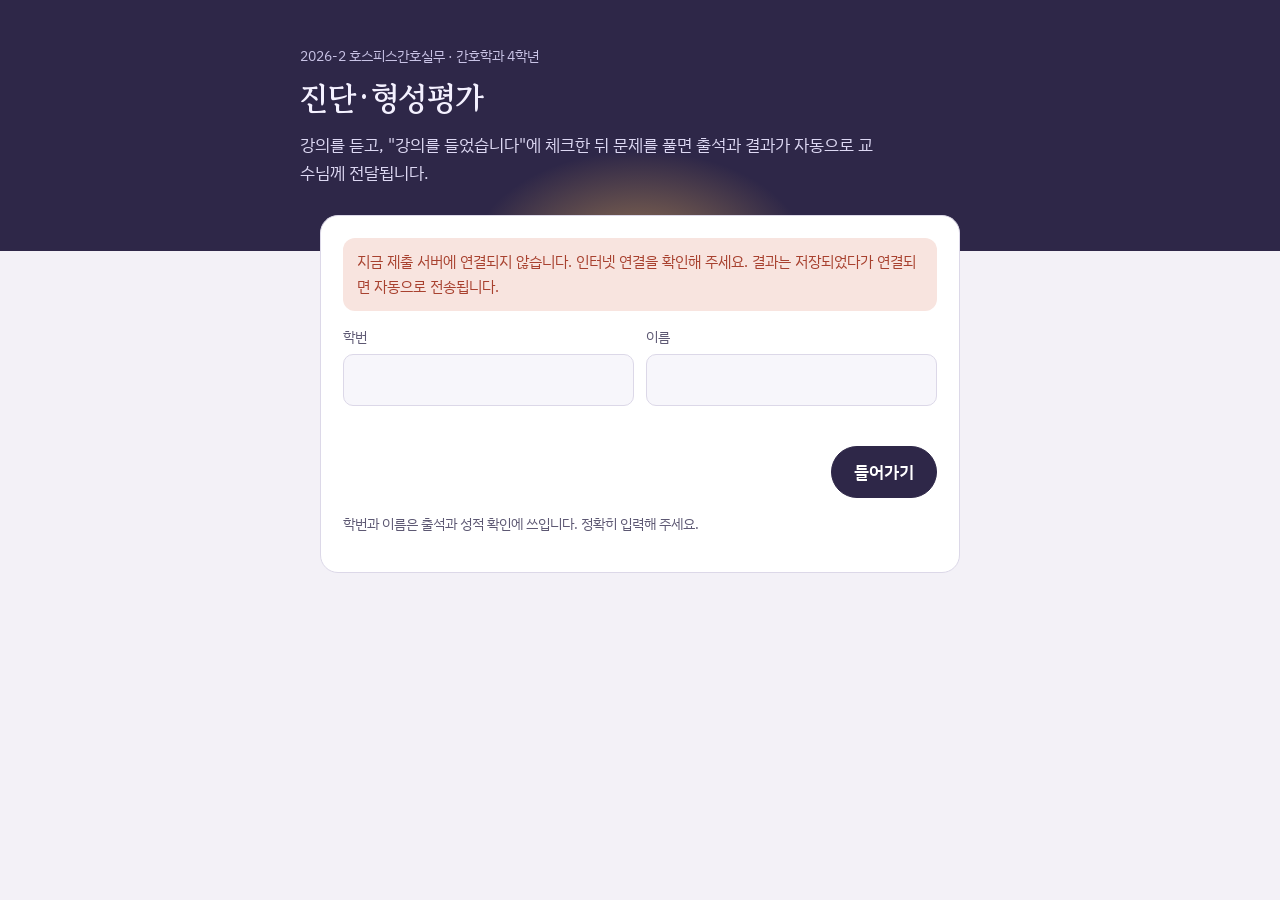
<file: index.html>
<!doctype html>
<html lang="ko">
<head>
<meta charset="utf-8">
<meta name="viewport" content="width=device-width, initial-scale=1, viewport-fit=cover">
<title>호스피스간호실무 · 진단·형성평가</title>
<link href="https://fonts.googleapis.com/css2?family=Gowun+Batang:wght@400;700&family=IBM+Plex+Sans+KR:wght@400;500;600&display=swap" rel="stylesheet">
<link rel="stylesheet" href="style.css?v=2">
</head>
<body>
<header class="sky"><div class="wrap">
<p class="course" id="courseLbl"></p>
<h1>진단·형성평가</h1>
<p class="lead">강의를 듣고, "강의를 들었습니다"에 체크한 뒤 문제를 풀면 출석과 결과가 자동으로 교수님께 전달됩니다.</p>
</div></header>
<main class="wrap" id="app"></main>
<div class="toast" id="toast" role="status" aria-live="polite"></div>
<script src="config.js?v=2"></script>
<script src="questions.js?v=2"></script>
<script>
const app=document.getElementById("app");
document.getElementById("courseLbl").textContent=COURSE_LABEL;
const UA=navigator.userAgent.slice(0,150);
const st={get(k,d){try{const v=localStorage.getItem(k);return v?JSON.parse(v):d}catch(e){return d}},set(k,v){try{localStorage.setItem(k,JSON.stringify(v))}catch(e){}}};
let who=st.get("hp_who",null), recs=st.get("hp_recs",{}), queue=st.get("hp_queue",[]), online=null;
function esc(s){return String(s).replace(/[&<>"]/g,c=>({"&":"&amp;","<":"&lt;",">":"&gt;",'"':"&quot;"}[c]))}
function toast(m){const t=document.getElementById("toast");t.textContent=m;t.classList.add("show");setTimeout(()=>t.classList.remove("show"),2000)}
function fmt(iso){const d=new Date(iso);if(isNaN(d))return "";return `${d.getMonth()+1}/${d.getDate()} ${String(d.getHours()).padStart(2,"0")}:${String(d.getMinutes()).padStart(2,"0")}`}
async function post(body){
  if(!API_URL)throw new Error("no_url");
  const r=await fetch(API_URL,{method:"POST",body:JSON.stringify(body)});
  const j=await r.json(); if(!j.ok)throw new Error(j.error||"fail"); return j;
}
// 보내지 못한 기록은 저장해 두었다가 다시 보냄
function enqueue(b){queue.push(b);st.set("hp_queue",queue)}
async function flush(){
  if(!queue.length||!API_URL)return;
  const rest=[];
  for(const b of queue){try{await post(b);if(b.action==="submit"&&recs[b.key]){recs[b.key].sent=true}}catch(e){if(e.message==="not_in_roster")continue;rest.push(b)}}
  queue=rest;st.set("hp_queue",queue);st.set("hp_recs",recs);
}
async function ping(){
  if(!API_URL){online=false;return}
  try{const r=await fetch(API_URL);const j=await r.json();online=!!j.ok}catch(e){online=false}
}
function banner(){
  if(!API_URL)return `<p class="banner">아직 제출 서버가 연결되지 않았습니다. 교수님(조교)께 알려 주세요. 문제는 풀 수 있고, 결과는 휴대폰에 저장되었다가 연결되면 자동으로 전송됩니다.</p>`;
  if(online===false)return `<p class="banner">지금 제출 서버에 연결되지 않습니다. 인터넷 연결을 확인해 주세요. 결과는 저장되었다가 연결되면 자동으로 전송됩니다.${queue.length?` (보내지 못한 기록 ${queue.length}건)`:""}</p>`;
  return queue.length?`<p class="banner">보내지 못한 기록 ${queue.length}건이 있습니다. <button class="btn" id="retry" style="margin-left:6px">다시 보내기</button></p>`:"";
}
function login(msg){
  app.innerHTML=`<section class="card">${banner()}
  <div class="who"><div><label for="sid">학번</label><input id="sid" inputmode="numeric" autocomplete="off" value="${esc(who?.sid||"")}"></div>
  <div><label for="sname">이름</label><input id="sname" autocomplete="off" value="${esc(who?.name||"")}"></div></div>
  <p class="err" id="err" style="color:var(--no)">${msg||""}</p>
  <div class="row"><button class="btn primary" id="go">들어가기</button></div>
  <p class="note">학번과 이름은 출석과 성적 확인에 쓰입니다. 정확히 입력해 주세요.</p></section>`;
  const go=async()=>{
    const sid=document.getElementById("sid").value.trim(), name=document.getElementById("sname").value.trim();
    if(!/^\d{4,12}$/.test(sid)){login("학번을 숫자로 정확히 입력해 주세요.");return}
    if(name.length<2){login("이름을 입력해 주세요.");return}
    const b={action:"login",sid,name,ua:UA,clientAt:new Date().toISOString()};
    try{await post(b)}catch(e){
      if(e.message==="not_in_roster"){login("수강생 명단에 없는 학번·이름입니다. 다시 확인하거나 조교에게 문의해 주세요.");return}
      enqueue(b);
    }
    who={sid,name};st.set("hp_who",who);home();
  };
  document.getElementById("go").onclick=go;
}
function home(){
  const item=k=>{const r=recs[k];const dl=(typeof DEADLINES!=="undefined"&&DEADLINES[k])?`<span class="pill">마감 ${fmt(DEADLINES[k])}</span>`:"";
    return `<button class="item ${k==="dx"?"dx":""}" data-k="${k}"><span class="wk">${WEEK[k]}</span><span class="t"><b>${esc(BANK[k].title)}${dl}</b><span>${BANK[k].items.length}문항</span></span>${r?`<span class="done">${r.score}/${r.total} · ${r.sent?"제출됨":"전송 대기"}</span>`:""}</button>`};
  app.innerHTML=`${banner()}<section class="card"><p style="margin:0"><b>${esc(who.name)}</b> <span class="meta">(${esc(who.sid)})</span> <button class="back" id="out" style="float:right">학번 바꾸기</button></p>
  <p class="meta" style="margin:6px 0 0">각 주차 녹화강의를 끝까지 들은 뒤 해당 평가를 풀어 주세요. 평가를 제출해야 출석으로 인정됩니다.</p></section>
  <p class="section-h">1주차</p><div class="list">${item("dx")}${item("w1")}</div>
  <p class="section-h">2~14주차 형성평가</p><div class="list">${ORDER.filter(k=>k!=="dx"&&k!=="w1").map(item).join("")}</div>`;
  app.querySelectorAll(".item").forEach(b=>b.onclick=()=>gate(b.dataset.k));
  document.getElementById("out").onclick=()=>login();
  const rt=document.getElementById("retry");if(rt)rt.onclick=async()=>{await flush();await ping();home();toast(queue.length?"아직 보내지 못했어요":"모두 보냈어요")};
}
function gate(k){
  const lect=k==="dx"||k==="w1"?"1주차 오리엔테이션":WEEK[k];
  app.innerHTML=`<section class="card"><button class="back" id="bk">← 목록으로</button>
  <h2 style="margin:8px 0 6px">${WEEK[k]} · ${esc(BANK[k].title)}</h2>
  <p class="meta">${BANK[k].items.length}문항 · 한 문항씩 풀면 바로 해설이 나옵니다.${recs[k]?` · 이미 ${recs[k].attempt||1}회 제출함(다시 풀 수 있음)`:""}</p>
  <label class="check" for="ck"><input type="checkbox" id="ck"><span><b>${lect} 강의를 들었습니다.</b><br><span class="meta">체크한 시각이 출석 기록으로 남습니다.</span></span></label>
  <div class="row"><button class="btn primary" id="st" disabled>평가 시작</button></div></section>`;
  const ck=document.getElementById("ck"),sb=document.getElementById("st");
  ck.onchange=()=>{sb.disabled=!ck.checked};
  document.getElementById("bk").onclick=home;
  sb.onclick=()=>{
    const now=new Date().toISOString();
    const b={action:"event",event:"lecture_check",sid:who.sid,name:who.name,key:k,detail:`${lect} 강의 들음 체크`,ua:UA,clientAt:now};
    post(b).catch(e=>enqueue(b));
    quiz(k,now);
  };
}
function quiz(k,checkedAt){
  const items=BANK[k].items, S={k,i:0,ans:[],t0:Date.now(),qStart:Date.now(),perQ:[],leave:0,checkedAt,startedAt:new Date().toISOString()};
  const onVis=()=>{if(document.hidden)S.leave++};document.addEventListener("visibilitychange",onVis);
  const draw=()=>{
    const q=items[S.i];
    app.innerHTML=`<section class="card"><div class="q-top"><span class="meta">${WEEK[k]} · ${S.i+1}/${items.length}</span><div class="flames">${items.map((_,j)=>`<i class="${j<S.i?"on":""}"></i>`).join("")}</div></div>
    <p class="qtext">${esc(q.q)}</p><div class="opts" style="display:flex;flex-direction:column;gap:10px">${q.o.map((o,j)=>`<button class="opt" data-j="${j}"><span class="n">${j+1}</span><span>${esc(o)}</span></button>`).join("")}</div><div id="fb"></div></section>`;
    app.querySelectorAll(".opt").forEach(b=>b.onclick=()=>{
      const j=+b.dataset.j;S.ans[S.i]=j;S.perQ[S.i]=Math.round((Date.now()-S.qStart)/1000);
      app.querySelectorAll(".opt").forEach(x=>{x.disabled=true;const v=+x.dataset.j;if(v===q.a)x.classList.add("right");else if(v===j)x.classList.add("wrong")});
      document.getElementById("fb").innerHTML=`<div class="fb"><b>${j===q.a?"정답이에요.":"정답은 "+(q.a+1)+"번이에요."}</b> ${esc(q.e)}</div><div class="row"><button class="btn primary" id="nx">${S.i+1<items.length?"다음 문항":"결과 보기"}</button></div>`;
      document.getElementById("nx").onclick=()=>{S.i++;S.qStart=Date.now();if(S.i<items.length)draw();else{document.removeEventListener("visibilitychange",onVis);finish(S)}};
    });
  };
  draw();
}
async function finish(S){
  const k=S.k,items=BANK[k].items;
  const score=items.filter((q,i)=>S.ans[i]===q.a).length, wrong=items.map((q,i)=>S.ans[i]===q.a?null:i+1).filter(Boolean);
  const attempt=((recs[k]&&recs[k].attempt)||0)+1;
  const b={action:"submit",key:k,sid:who.sid,name:who.name,score,total:items.length,answers:S.ans.map(a=>a+1).join(""),wrong:wrong.join(","),
    checkedAt:S.checkedAt,startedAt:S.startedAt,clientAt:new Date().toISOString(),durationSec:Math.round((Date.now()-S.t0)/1000),
    perQ:S.perQ.join(","),leaveCount:S.leave,attempt,ua:UA,subId:Date.now().toString(36)+Math.random().toString(36).slice(2,8)};
  recs[k]={score,total:items.length,attempt,sent:false,at:b.clientAt};st.set("hp_recs",recs);
  app.innerHTML=`<section class="card"><h2>${score} / ${items.length}</h2><p class="meta">${WEEK[k]} · ${esc(BANK[k].title)}</p>
  <p id="sst" class="banner" style="background:var(--lamp-soft);color:var(--ink)">결과를 교수님께 보내는 중이에요…</p>
  <div class="row"><button class="btn" id="cp">결과 복사</button><button class="btn" id="again">다시 풀기</button><button class="btn primary" id="hm">목록으로</button></div></section>`;
  const sst=document.getElementById("sst");
  const send=async()=>{try{await post(b);recs[k].sent=true;st.set("hp_recs",recs);sst.style.background="var(--ok-bg)";sst.style.color="var(--ok)";sst.textContent="제출 완료! 출석과 결과가 교수님께 전달되었습니다."}
    catch(e){enqueue(b);sst.style.background="var(--no-bg)";sst.style.color="var(--no)";sst.innerHTML=`지금은 보내지 못했어요. 결과는 저장되어 다음에 앱을 열 때 자동으로 다시 보냅니다. <button class="btn" id="rs">지금 다시 보내기</button>`;
      document.getElementById("rs").onclick=async()=>{await flush();if(recs[k].sent){sst.style.background="var(--ok-bg)";sst.style.color="var(--ok)";sst.textContent="제출 완료! 출석과 결과가 교수님께 전달되었습니다."}else toast("아직 연결되지 않아요")}}};
  send();
  document.getElementById("hm").onclick=home;
  document.getElementById("again").onclick=()=>gate(k);
  document.getElementById("cp").onclick=()=>{const t=`[호스피스간호실무 ${WEEK[k]}] ${who.sid} ${who.name} 점수 ${score}/${items.length} 응답 ${b.answers} 제출 ${b.clientAt}`;navigator.clipboard?.writeText(t).then(()=>toast("복사했어요"),()=>prompt("복사해 주세요",t))};
}
(async()=>{await ping();await flush();if(who)home();else login();})();
</script>
</body>
</html>
</file>
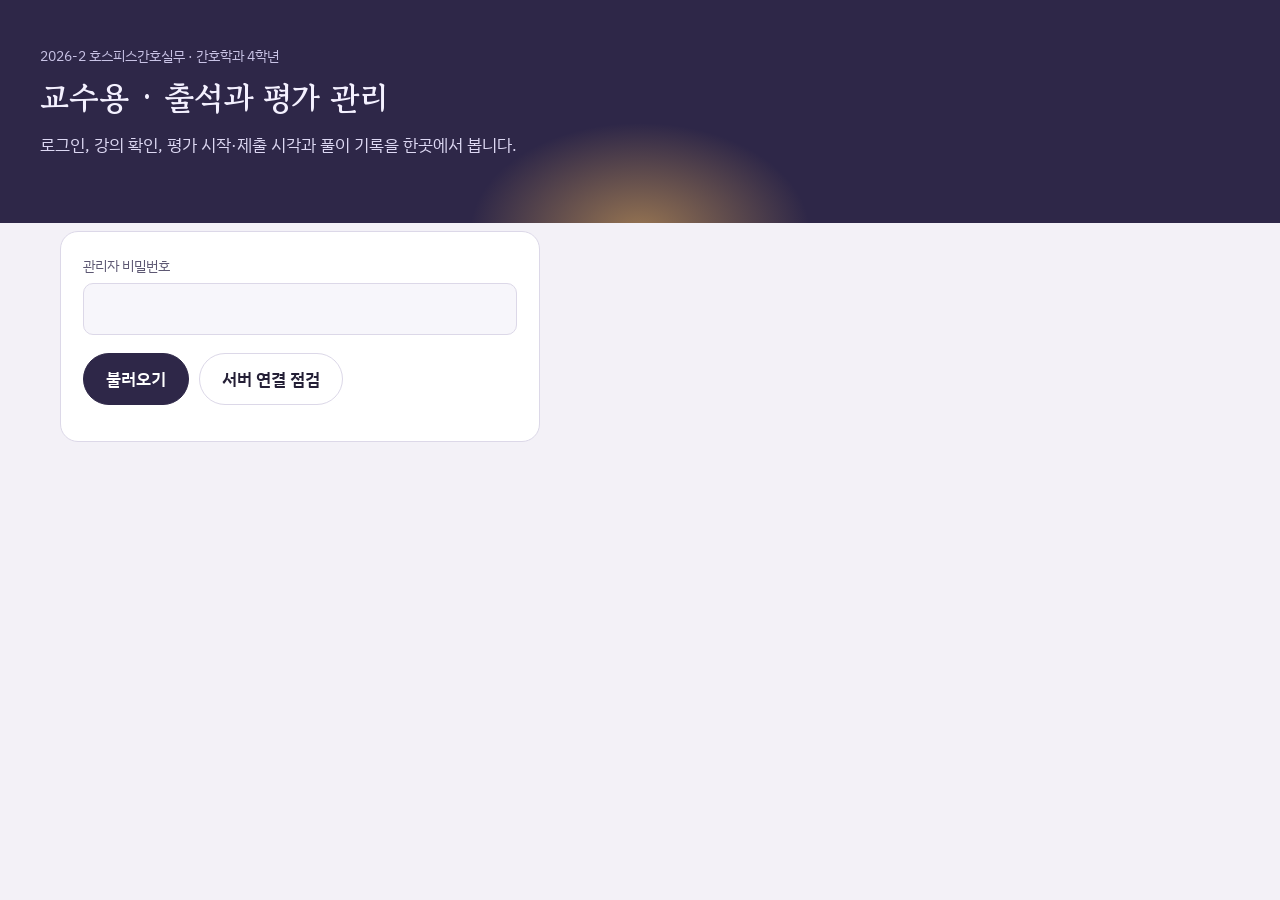
<file: admin.html>
<!doctype html>
<html lang="ko">
<head>
<meta charset="utf-8">
<meta name="viewport" content="width=device-width, initial-scale=1, viewport-fit=cover">
<meta name="robots" content="noindex">
<title>교수용 · 출석과 평가 관리</title>
<link href="https://fonts.googleapis.com/css2?family=Gowun+Batang:wght@400;700&family=IBM+Plex+Sans+KR:wght@400;500;600&display=swap" rel="stylesheet">
<link rel="stylesheet" href="style.css?v=2">
<style>
.wide{max-width:1200px} main.wrap{margin-top:0;padding-top:8px}
.tabs{display:flex;gap:8px;flex-wrap:wrap;margin:18px 0}
.tab{border:1px solid var(--line);background:var(--surface);border-radius:999px;padding:8px 16px;font-weight:600}
.tab[aria-selected="true"]{background:var(--dusk);color:#fff;border-color:var(--dusk)}
.tools{display:flex;gap:10px;flex-wrap:wrap;align-items:center;margin:12px 0}
.tools input,.tools select{width:auto;flex:1;min-width:160px}
select{font:inherit;padding:10px 12px;border-radius:10px;border:1px solid var(--line);background:var(--choice);color:var(--ink)}
.tbl{overflow:auto;max-height:72vh;border:1px solid var(--line);border-radius:12px;background:var(--surface)}
table{border-collapse:collapse;width:100%;font-size:14px}
th,td{padding:8px 10px;border-bottom:1px solid var(--line);text-align:left;white-space:nowrap}
th{position:sticky;top:0;background:var(--surface);color:var(--muted);font-weight:600;cursor:pointer;z-index:1}
td.q{white-space:normal;min-width:260px}
.o{color:var(--ok);font-weight:600}.l{color:#b36f10;font-weight:600}.x{color:var(--muted)}
.warn{color:var(--no);font-weight:600}
.bar{height:9px;border-radius:5px;background:var(--line);overflow:hidden;width:110px;display:inline-block;vertical-align:middle;margin-right:6px}.bar i{display:block;height:100%;background:var(--lamp)}.bar i.low{background:var(--no)}
.legend{font-size:13px;color:var(--muted)}
</style>
</head>
<body>
<header class="sky"><div class="wrap wide"><p class="course" id="courseLbl"></p><h1>교수용 · 출석과 평가 관리</h1>
<p class="lead">로그인, 강의 확인, 평가 시작·제출 시각과 풀이 기록을 한곳에서 봅니다.</p></div></header>
<main class="wrap wide" id="app"></main>
<div class="toast" id="toast" role="status" aria-live="polite"></div>
<script src="config.js?v=2"></script>
<script src="questions.js?v=2"></script>
<script>
const app=document.getElementById("app");document.getElementById("courseLbl").textContent=COURSE_LABEL;
let D={subs:[],logs:[],roster:[]},VIEW="att",SEL="w2",BASIS="first",Q="",SORT={k:"sid",d:1},PW="";
const DL=typeof DEADLINES!=="undefined"?DEADLINES:{}, FAST=(typeof FAST_SEC_PER_ITEM!=="undefined"?FAST_SEC_PER_ITEM:8);
function esc(s){return String(s??"").replace(/[&<>"]/g,c=>({"&":"&amp;","<":"&lt;",">":"&gt;",'"':"&quot;"}[c]))}
function toast(m){const t=document.getElementById("toast");t.textContent=m;t.classList.add("show");setTimeout(()=>t.classList.remove("show"),2000)}
function fmt(iso,sec){const d=new Date(iso);if(isNaN(d))return iso||"";const p=n=>String(n).padStart(2,"0");return `${d.getMonth()+1}/${d.getDate()} ${p(d.getHours())}:${p(d.getMinutes())}${sec?":"+p(d.getSeconds()):""}`}
function dur(s){s=+s||0;return s>=60?`${Math.floor(s/60)}분 ${s%60}초`:`${s}초`}
function regrade(r){const b=BANK[r.key];if(!b)return r;const a=String(r.answers);let s=0;b.items.forEach((q,i)=>{if(+a[i]-1===q.a)s++});return {...r,score:s,total:b.items.length}}
function fast(r){const b=BANK[r.key];return !!b&&r.dur!==""&&r.dur!=null&&(+r.dur)<b.items.length*FAST}
function students(){const m=new Map();D.roster.forEach(x=>m.set(x.sid,{sid:x.sid,name:x.name,inRoster:true}));
  D.subs.concat(D.logs).forEach(x=>{if(x.sid&&!m.has(x.sid))m.set(x.sid,{sid:x.sid,name:x.name,inRoster:!D.roster.length})});return [...m.values()].sort((a,b)=>a.sid<b.sid?-1:1)}
function subsOf(sid,key){return D.subs.filter(r=>r.sid===sid&&r.key===key).sort((a,b)=>a.at<b.at?-1:1)}
function pick(list){if(!list.length)return null;if(BASIS==="first")return list[0];if(BASIS==="last")return list[list.length-1];return list.reduce((a,b)=>b.score>a.score?b:a)}
function att(sid,key){const l=subsOf(sid,key);if(!l.length)return {s:"x"};const f=l[0];const late=DL[key]&&new Date(f.at)>new Date(DL[key]);return {s:late?"l":"o",at:f.at,n:l.length}}
function login(msg){
  app.innerHTML=`<section class="card" style="max-width:480px"><label for="pw">관리자 비밀번호</label><input id="pw" type="password" autocomplete="current-password">
  <p style="color:var(--no)">${msg||""}</p><div class="row" style="justify-content:flex-start"><button class="btn primary" id="go">불러오기</button><button class="btn" id="pg">서버 연결 점검</button></div>
  <p class="note" id="pgres">${API_URL?"":"config.js의 API_URL이 비어 있습니다. README의 순서대로 서버 주소를 넣어 주세요."}</p></section>`;
  const go=()=>load(document.getElementById("pw").value);
  document.getElementById("go").onclick=go;document.getElementById("pw").onkeydown=e=>{if(e.key==="Enter")go()};
  document.getElementById("pg").onclick=check;
}
async function check(){
  const el=document.getElementById("pgres");
  if(!API_URL){el.textContent="API_URL이 비어 있습니다.";return}
  if(!/\/exec$/.test(API_URL)){el.textContent="API_URL이 /exec 로 끝나지 않습니다. 웹 앱 배포 주소를 다시 복사해 주세요.";return}
  el.textContent="점검 중…";
  try{const r=await fetch(API_URL);const j=await r.json();el.textContent=j.version>=2?"연결 정상 (서버 2판).":"연결은 되지만 서버 코드가 예전 판입니다. Code.gs를 새로 붙여 넣고 [배포 관리 → 새 버전]으로 다시 배포해 주세요."}
  catch(e){el.textContent="연결 실패. Apps Script 배포의 액세스 권한이 '모든 사용자'인지, 코드 수정 뒤 새 버전으로 배포했는지 확인해 주세요."}
}
async function load(pw){
  if(!pw){login("비밀번호를 입력해 주세요.");return}
  app.innerHTML=`<section class="card">불러오는 중…</section>`;
  try{const r=await fetch(API_URL,{method:"POST",body:JSON.stringify({action:"results",password:pw})});const j=await r.json();
    if(!j.ok){login(j.error==="auth"?"비밀번호가 맞지 않습니다.":"불러오지 못했습니다: "+(j.message||j.error));return}
    D={subs:(j.subs||[]).map(regrade),logs:j.logs||[],roster:j.roster||[]};PW=pw;sessionStorage.setItem("hp_pw",pw);render()}
  catch(e){login("서버에 연결하지 못했습니다. '서버 연결 점검'을 눌러 원인을 확인해 주세요.")}
}
function tabs(){return `<div class="tabs">${[["att","출석부"],["one","평가별 결과"],["items","문항 분석"],["grade","성적 산출"],["log","활동 기록"]].map(([k,l])=>`<button class="tab" aria-selected="${VIEW===k}" data-v="${k}">${l}</button>`).join("")}
  <span style="flex:1"></span><button class="btn" id="rl">새로고침</button></div>`}
const selKey=()=>`<select id="sel">${ORDER.map(k=>`<option value="${k}" ${k===SEL?"selected":""}>${WEEK[k]} · ${esc(BANK[k].title)}</option>`).join("")}</select>`;
const selBasis=()=>`<select id="basis"><option value="first" ${BASIS==="first"?"selected":""}>점수 기준: 첫 응시</option><option value="best" ${BASIS==="best"?"selected":""}>점수 기준: 최고점</option><option value="last" ${BASIS==="last"?"selected":""}>점수 기준: 최근 응시</option></select>`;
const search=()=>`<input id="q" placeholder="학번 또는 이름 검색" value="${esc(Q)}">`;
const match=s=>!Q||s.sid.includes(Q)||String(s.name).includes(Q);
let CSV=null;
function render(){
  let h=tabs(); const S=students().filter(match);
  if(VIEW==="att"){
    h+=`<div class="tools">${search()}<button class="btn" id="csv">CSV 내려받기</button></div>
    <p class="legend"><span class="o">○</span> 출석(평가 제출) · <span class="l">△</span> 지각(마감 후 제출) · <span class="x">·</span> 미제출 · 칸에 마우스를 올리면 제출 시각이 보입니다. ${D.roster.length?`명단 ${D.roster.length}명 기준`:"명단 미등록(제출한 학생만 표시)"}</p>
    <div class="tbl"><table><tr><th>학번</th><th>이름</th>${ORDER.map(k=>`<th>${WEEK[k]}</th>`).join("")}<th>출석</th><th>지각</th><th>결석</th></tr>
    ${S.map(s=>{let o=0,l=0,x=0;const cells=ORDER.map(k=>{const a=att(s.sid,k);if(a.s==="o")o++;else if(a.s==="l")l++;else x++;
      return `<td title="${a.at?fmt(a.at,true)+" 첫 제출, 총 "+a.n+"회":"미제출"}" class="${a.s}">${a.s==="o"?"○":a.s==="l"?"△":"·"}</td>`}).join("");
      return `<tr><td>${esc(s.sid)}${s.inRoster?"":' <span class="warn" title="명단에 없음">?</span>'}</td><td>${esc(s.name)}</td>${cells}<td class="o">${o}</td><td class="l">${l}</td><td>${x}</td></tr>`}).join("")||`<tr><td colspan="20" class="x">기록이 없습니다.</td></tr>`}</table></div>`;
    CSV=[["학번","이름",...ORDER.map(k=>WEEK[k]),"출석","지각","결석"]].concat(S.map(s=>{let o=0,l=0,x=0;const c=ORDER.map(k=>{const a=att(s.sid,k);if(a.s==="o")o++;else if(a.s==="l")l++;else x++;return a.s==="o"?"출석 "+fmt(a.at):a.s==="l"?"지각 "+fmt(a.at):"미제출"});return [s.sid,s.name,...c,o,l,x]}));
  }
  if(VIEW==="one"){
    const n=BANK[SEL].items.length;
    let L=S.map(s=>{const l=subsOf(s.sid,SEL);const r=pick(l);if(!r)return null;
      const chk=D.logs.filter(g=>g.sid===s.sid&&g.key===SEL&&g.ev==="lecture_check").sort((a,b)=>a.at<b.at?-1:1)[0];
      return {...r,tries:l.length,first:l[0].at,chk:chk?chk.at:(r.checkedAt||"")}}).filter(Boolean);
    L.sort((a,b)=>{const x=a[SORT.k],y=b[SORT.k];return (x>y?1:x<y?-1:0)*SORT.d});
    h+=`<div class="tools">${selKey()}${selBasis()}${search()}<button class="btn" id="csv">CSV 내려받기</button></div>
    <p class="legend">⚠ 표시: 문항당 ${FAST}초 미만으로 풀었거나 풀이 중 다른 화면으로 3번 이상 나간 제출. 마감 ${DL[SEL]?fmt(DL[SEL]):"미설정"}</p>
    <div class="tbl"><table><tr><th data-s="sid">학번</th><th data-s="name">이름</th><th data-s="score">점수</th><th data-s="tries">응시</th><th data-s="chk">강의 확인</th><th data-s="first">첫 제출</th><th data-s="dur">소요</th><th data-s="leave">화면 이탈</th><th>문항별(초)</th><th>오답</th><th>기기</th><th>확인</th></tr>
    ${L.map(r=>{const w=fast(r)||(+r.leave)>=3;return `<tr><td>${esc(r.sid)}</td><td>${esc(r.name)}</td><td><b>${r.score}</b>/${n}</td><td>${r.tries}</td><td>${fmt(r.chk,true)}</td><td>${fmt(r.first,true)}</td><td>${dur(r.dur)}</td><td>${r.leave||0}</td><td>${esc(r.perQ)}</td><td>${esc(r.wrong)||"없음"}</td><td title="${esc(r.ua)}">${/Mobi|Android|iPhone/.test(r.ua)?"휴대폰":"PC"}</td><td>${w?'<span class="warn">⚠</span>':""}</td></tr>`}).join("")||`<tr><td colspan="12" class="x">제출이 없습니다.</td></tr>`}</table></div>`;
    CSV=[["학번","이름","점수","만점","응시횟수","강의확인","첫제출","소요(초)","화면이탈","문항별(초)","오답","확인필요"]].concat(L.map(r=>[r.sid,r.name,r.score,n,r.tries,fmt(r.chk,true),fmt(r.first,true),r.dur,r.leave,r.perQ,r.wrong,(fast(r)||(+r.leave)>=3)?"예":""]));
  }
  if(VIEW==="items"){
    const L=S.map(s=>pick(subsOf(s.sid,SEL))).filter(Boolean),b=BANK[SEL];
    h+=`<div class="tools">${selKey()}${selBasis()}</div><p class="legend">${L.length}명 기준. 50% 미만은 붉게 표시됩니다.</p>
    <div class="tbl"><table><tr><th>번호</th><th>문항</th><th>정답률</th><th>보기 선택(1·2·3·4)</th></tr>
    ${b.items.map((q,i)=>{const c=[0,0,0,0];L.forEach(r=>{const v=+String(r.answers)[i]-1;if(v>=0&&v<4)c[v]++});const p=L.length?c[q.a]/L.length*100:0;
      return `<tr><td>${i+1}</td><td class="q">${esc(q.q)}<br><span class="x">정답 ${q.a+1}. ${esc(q.o[q.a])}</span></td><td><span class="bar"><i class="${p<50?"low":""}" style="width:${p}%"></i></span>${L.length?p.toFixed(0)+"%":"-"}</td><td>${c.map((x,j)=>j===q.a?`<b>${x}</b>`:x).join(" · ")}</td></tr>`}).join("")}</table></div>`;
    CSV=null;
  }
  if(VIEW==="grade"){
    const F=ORDER.filter(k=>k!=="dx");
    const rows=S.map(s=>{let o=0,l=0,sum=0,cnt=0,warn=0;ORDER.forEach(k=>{const a=att(s.sid,k);if(a.s==="o")o++;if(a.s==="l")l++});
      F.forEach(k=>{const r=pick(subsOf(s.sid,k));if(r){sum+=r.score/r.total*100;cnt++;if(fast(r)||(+r.leave)>=3)warn++}});
      const dx=pick(subsOf(s.sid,"dx"));return {sid:s.sid,name:s.name,o,l,x:ORDER.length-o-l,avg:cnt?Math.round(sum/cnt):0,cnt,dx:dx?`${dx.score}/${dx.total}`:"-",warn}});
    h+=`<div class="tools">${selBasis()}${search()}<button class="btn" id="csv">성적 CSV 내려받기</button></div>
    <p class="legend">출석은 진단평가와 1~14주차 평가 제출(총 ${ORDER.length}회) 기준입니다. 형성평가 평균은 제출한 주차의 100점 환산 평균이며, 미제출 주차는 평균에서 빠집니다. ⚠는 확인이 필요한 제출 수입니다. 최종 비율은 강의계획서에 따라 적용해 주세요.</p>
    <div class="tbl"><table><tr><th>학번</th><th>이름</th><th>출석</th><th>지각</th><th>결석</th><th>진단평가</th><th>형성평가 제출</th><th>형성평가 평균</th><th>⚠</th></tr>
    ${rows.map(r=>`<tr><td>${esc(r.sid)}</td><td>${esc(r.name)}</td><td class="o">${r.o}</td><td class="l">${r.l}</td><td>${r.x}</td><td>${r.dx}</td><td>${r.cnt}/${F.length}</td><td><b>${r.avg}</b></td><td>${r.warn?`<span class="warn">${r.warn}</span>`:""}</td></tr>`).join("")}</table></div>`;
    CSV=[["학번","이름","출석","지각","결석","진단평가","형성평가 제출수","형성평가 평균(100점)","확인필요 제출수"]].concat(rows.map(r=>[r.sid,r.name,r.o,r.l,r.x,r.dx,r.cnt,r.avg,r.warn]));
  }
  if(VIEW==="log"){
    const EV={login:"로그인",login_denied:"로그인 거부(명단 없음)",lecture_check:"강의 들음 체크",submit:"평가 제출"};
    const L=D.logs.filter(g=>!Q||String(g.sid).includes(Q)||String(g.name).includes(Q)).sort((a,b)=>a.at<b.at?1:-1);
    h+=`<div class="tools">${search()}<button class="btn" id="csv">CSV 내려받기</button></div><p class="legend">최근 기록부터 ${Math.min(L.length,1000)}건을 보여 줍니다. 전체는 CSV나 구글 시트 'log' 탭에서 볼 수 있습니다.</p>
    <div class="tbl"><table><tr><th>시각</th><th>학번</th><th>이름</th><th>활동</th><th>평가</th><th>내용</th><th>기기</th></tr>
    ${L.slice(0,1000).map(g=>`<tr><td>${fmt(g.at,true)}</td><td>${esc(g.sid)}</td><td>${esc(g.name)}</td><td>${EV[g.ev]||esc(g.ev)}</td><td>${esc(WEEK[g.key]||g.key)}</td><td>${esc(g.detail)}</td><td title="${esc(g.ua)}">${/Mobi|Android|iPhone/.test(g.ua)?"휴대폰":"PC"}</td></tr>`).join("")}</table></div>`;
    CSV=[["시각","학번","이름","활동","평가","내용","기기"]].concat(L.map(g=>[fmt(g.at,true),g.sid,g.name,EV[g.ev]||g.ev,WEEK[g.key]||g.key,g.detail,g.ua]));
  }
  app.innerHTML=h;
  app.querySelectorAll(".tab").forEach(b=>b.onclick=()=>{VIEW=b.dataset.v;render()});
  app.querySelectorAll("th[data-s]").forEach(t=>t.onclick=()=>{SORT={k:t.dataset.s,d:SORT.k===t.dataset.s?-SORT.d:1};render()});
  const on=(id,ev,f)=>{const e=document.getElementById(id);if(e)e[ev]=f};
  on("sel","onchange",e=>{SEL=e.target.value;render()});on("basis","onchange",e=>{BASIS=e.target.value;render()});
  on("q","oninput",e=>{Q=e.target.value.trim();const p=e.target.selectionStart;render();const n=document.getElementById("q");if(n){n.focus();n.setSelectionRange(p,p)}});
  on("rl","onclick",()=>load(PW));
  on("csv","onclick",()=>{if(!CSV)return;const t=CSV.map(r=>r.map(v=>`"${String(v??"").replace(/"/g,'""')}"`).join(",")).join("\n");
    const a=document.createElement("a");a.href=URL.createObjectURL(new Blob(["\ufeff"+t],{type:"text/csv;charset=utf-8"}));a.download=`호스피스간호실무_${{att:"출석부",one:WEEK[SEL]+"_결과",grade:"성적산출",log:"활동기록"}[VIEW]}.csv`;a.click();toast("내려받았습니다")});
}
const saved=sessionStorage.getItem("hp_pw");if(saved)load(saved);else login();
</script>
</body>
</html>
</file>
<file: style.css>
:root{box-sizing:border-box;padding-top:env(safe-area-inset-top,0px);padding-bottom:env(safe-area-inset-bottom,0px);
--bg:#f3f1f7;--surface:#ffffff;--ink:#241f36;--muted:#5d5873;--line:#dcd8e8;--dusk:#2e2748;--lamp:#e9a23b;--lamp-soft:#fbeed6;--ok:#2f6f55;--ok-bg:#e3f1ea;--no:#a8412f;--no-bg:#f8e4df;--choice:#f7f6fb}
@media (prefers-color-scheme:dark){:root:not([data-theme="light"]){--bg:#17142a;--surface:#221e38;--ink:#efedf7;--muted:#aaa5c2;--line:#3a3456;--dusk:#0f0c1f;--lamp:#f0b75a;--lamp-soft:#3b3020;--ok:#8fd3b2;--ok-bg:#1f3a30;--no:#f1a092;--no-bg:#43241f;--choice:#29243f}}
:root[data-theme="dark"]{--bg:#17142a;--surface:#221e38;--ink:#efedf7;--muted:#aaa5c2;--line:#3a3456;--dusk:#0f0c1f;--lamp:#f0b75a;--lamp-soft:#3b3020;--ok:#8fd3b2;--ok-bg:#1f3a30;--no:#f1a092;--no-bg:#43241f;--choice:#29243f}
*,*::before,*::after{box-sizing:inherit}
html,body{margin:0}
body{background:var(--bg);color:var(--ink);font-family:"IBM Plex Sans KR",system-ui,-apple-system,"Malgun Gothic",sans-serif;font-size:17px;line-height:1.65;-webkit-font-smoothing:antialiased}
h1,h2,h3{font-family:"Gowun Batang","Nanum Myeongjo",Georgia,serif;font-weight:700;line-height:1.3;margin:0}
button{font:inherit;color:inherit;cursor:pointer}
button:focus-visible,input:focus-visible{outline:3px solid var(--lamp);outline-offset:2px}
.sky{background:var(--dusk);color:#f4f1ff;padding:44px 20px 64px;position:relative;overflow:hidden}
.sky::after{content:"";position:absolute;left:50%;bottom:-120px;width:340px;height:220px;transform:translateX(-50%);border-radius:50%;background:radial-gradient(closest-side,rgba(240,183,90,.55),rgba(240,183,90,0));pointer-events:none}
.wrap{max-width:680px;margin:0 auto;position:relative;z-index:1}
.course{font-size:14px;color:#c9c3e6;margin:0 0 10px}
.sky h1{font-size:32px}
.sky p.lead{margin:12px 0 0;color:#ddd8f3;max-width:34em}
main.wrap{padding:0 20px 56px;margin-top:-36px}
.card{background:var(--surface);border:1px solid var(--line);border-radius:18px;padding:22px}
.who{display:grid;grid-template-columns:1fr 1fr;gap:12px}
label{display:block;font-size:14px;color:var(--muted);margin-bottom:6px}
input{width:100%;font:inherit;padding:11px 13px;border-radius:10px;border:1px solid var(--line);background:var(--choice);color:var(--ink)}
.list{margin-top:22px;display:flex;flex-direction:column;gap:10px}
.item{display:flex;align-items:center;gap:14px;width:100%;text-align:left;background:var(--surface);border:1px solid var(--line);border-radius:14px;padding:15px 16px}
.item:hover{border-color:var(--lamp)}
.item .wk{flex:0 0 58px;font-family:"Gowun Batang",serif;font-size:15px;color:var(--muted)}
.item .t{flex:1;min-width:0}
.item .t b{display:block;font-weight:600}
.item .t span{font-size:14px;color:var(--muted)}
.item .done{font-size:14px;font-weight:600;color:var(--ok);white-space:nowrap}
.item.dx{background:var(--lamp-soft);border-color:var(--lamp)}
.section-h{margin:28px 4px 4px;font-size:15px;color:var(--muted)}
.q-top{display:flex;justify-content:space-between;align-items:center;gap:12px;margin-bottom:16px}
.back{background:none;border:none;color:var(--muted);padding:6px 0}
.flames{display:flex;gap:5px;flex-wrap:wrap;justify-content:flex-end}
.flames i{width:9px;height:9px;border-radius:50%;background:var(--line)}
.flames i.on{background:var(--lamp)}
.flames i.miss{background:var(--muted);opacity:.55}
.qnum{font-size:14px;color:var(--muted);margin:0 0 6px}
.qtext{font-size:22px;margin-bottom:18px}
.opts{display:flex;flex-direction:column;gap:10px}
.opt{display:flex;gap:12px;text-align:left;width:100%;padding:14px 15px;border-radius:12px;border:1.5px solid var(--line);background:var(--choice)}
.opt .n{flex:0 0 26px;height:26px;border-radius:50%;display:grid;place-items:center;font-size:14px;border:1px solid var(--line);background:var(--surface)}
.opt:not([disabled]):hover{border-color:var(--lamp)}
.opt[disabled]{cursor:default}
.opt.right{border-color:var(--ok);background:var(--ok-bg)}
.opt.wrong{border-color:var(--no);background:var(--no-bg)}
.fb{margin-top:16px;padding:14px 16px;border-radius:12px;border-left:4px solid var(--lamp);background:var(--lamp-soft)}
.fb b{display:block;margin-bottom:4px}
.row{display:flex;gap:10px;justify-content:flex-end;margin-top:18px;flex-wrap:wrap}
.btn{border-radius:999px;padding:11px 22px;border:1px solid var(--line);background:var(--surface);font-weight:600}
.btn.primary{background:var(--dusk);color:#fff;border-color:var(--dusk)}
.btn.lamp{background:var(--lamp);color:#241f36;border-color:var(--lamp)}
.score{font-family:"Gowun Batang",serif;font-size:56px;line-height:1;margin:8px 0}
.review{margin-top:18px;display:flex;flex-direction:column;gap:12px}
.review .rq{padding:14px;border-radius:12px;border:1px solid var(--line)}
.review .rq p{margin:4px 0 0;font-size:15px;color:var(--muted)}
.note{font-size:14px;color:var(--muted);margin-top:14px}
.toast{position:fixed;left:50%;bottom:calc(24px + env(safe-area-inset-bottom,0px));transform:translateX(-50%);background:var(--dusk);color:#fff;padding:10px 18px;border-radius:999px;font-size:15px;opacity:0;transition:opacity .2s;pointer-events:none}
.toast.show{opacity:1}
.err{color:var(--no);font-size:14px;margin-top:8px;min-height:1em}
@media (max-width:520px){.who{grid-template-columns:1fr}.sky h1{font-size:27px}.qtext{font-size:19px}}
@media (prefers-reduced-motion:reduce){*{transition:none!important}}

.status{margin-top:14px;padding:12px 14px;border-radius:12px;font-size:15px}
.status.ok{background:var(--ok-bg);color:var(--ok)}
.status.no{background:var(--no-bg);color:var(--no)}
.status.wait{background:var(--lamp-soft)}
table{border-collapse:collapse;width:100%;font-size:15px}
th,td{padding:9px 10px;border-bottom:1px solid var(--line);text-align:left;white-space:nowrap}
th{font-weight:600;color:var(--muted);cursor:pointer;position:sticky;top:0;background:var(--surface)}
.tbl{overflow-x:auto;max-height:70vh;overflow-y:auto;border:1px solid var(--line);border-radius:12px}
.banner{margin:0 0 14px;padding:12px 14px;border-radius:12px;font-size:15px;background:var(--no-bg);color:var(--no)}
.check{display:flex;gap:12px;align-items:flex-start;padding:16px;border-radius:14px;border:1.5px solid var(--lamp);background:var(--lamp-soft);font-size:17px;cursor:pointer}
.check input{width:22px;height:22px;flex:0 0 22px;margin-top:3px;accent-color:#2e2748}
.btn[disabled]{opacity:.45;cursor:not-allowed}
.meta{font-size:14px;color:var(--muted)}
.pill{display:inline-block;font-size:12px;padding:2px 8px;border-radius:999px;background:var(--choice);border:1px solid var(--line);color:var(--muted);margin-left:6px}
.row{display:flex;gap:10px;flex-wrap:wrap;justify-content:flex-end;margin-top:18px}
</file>
